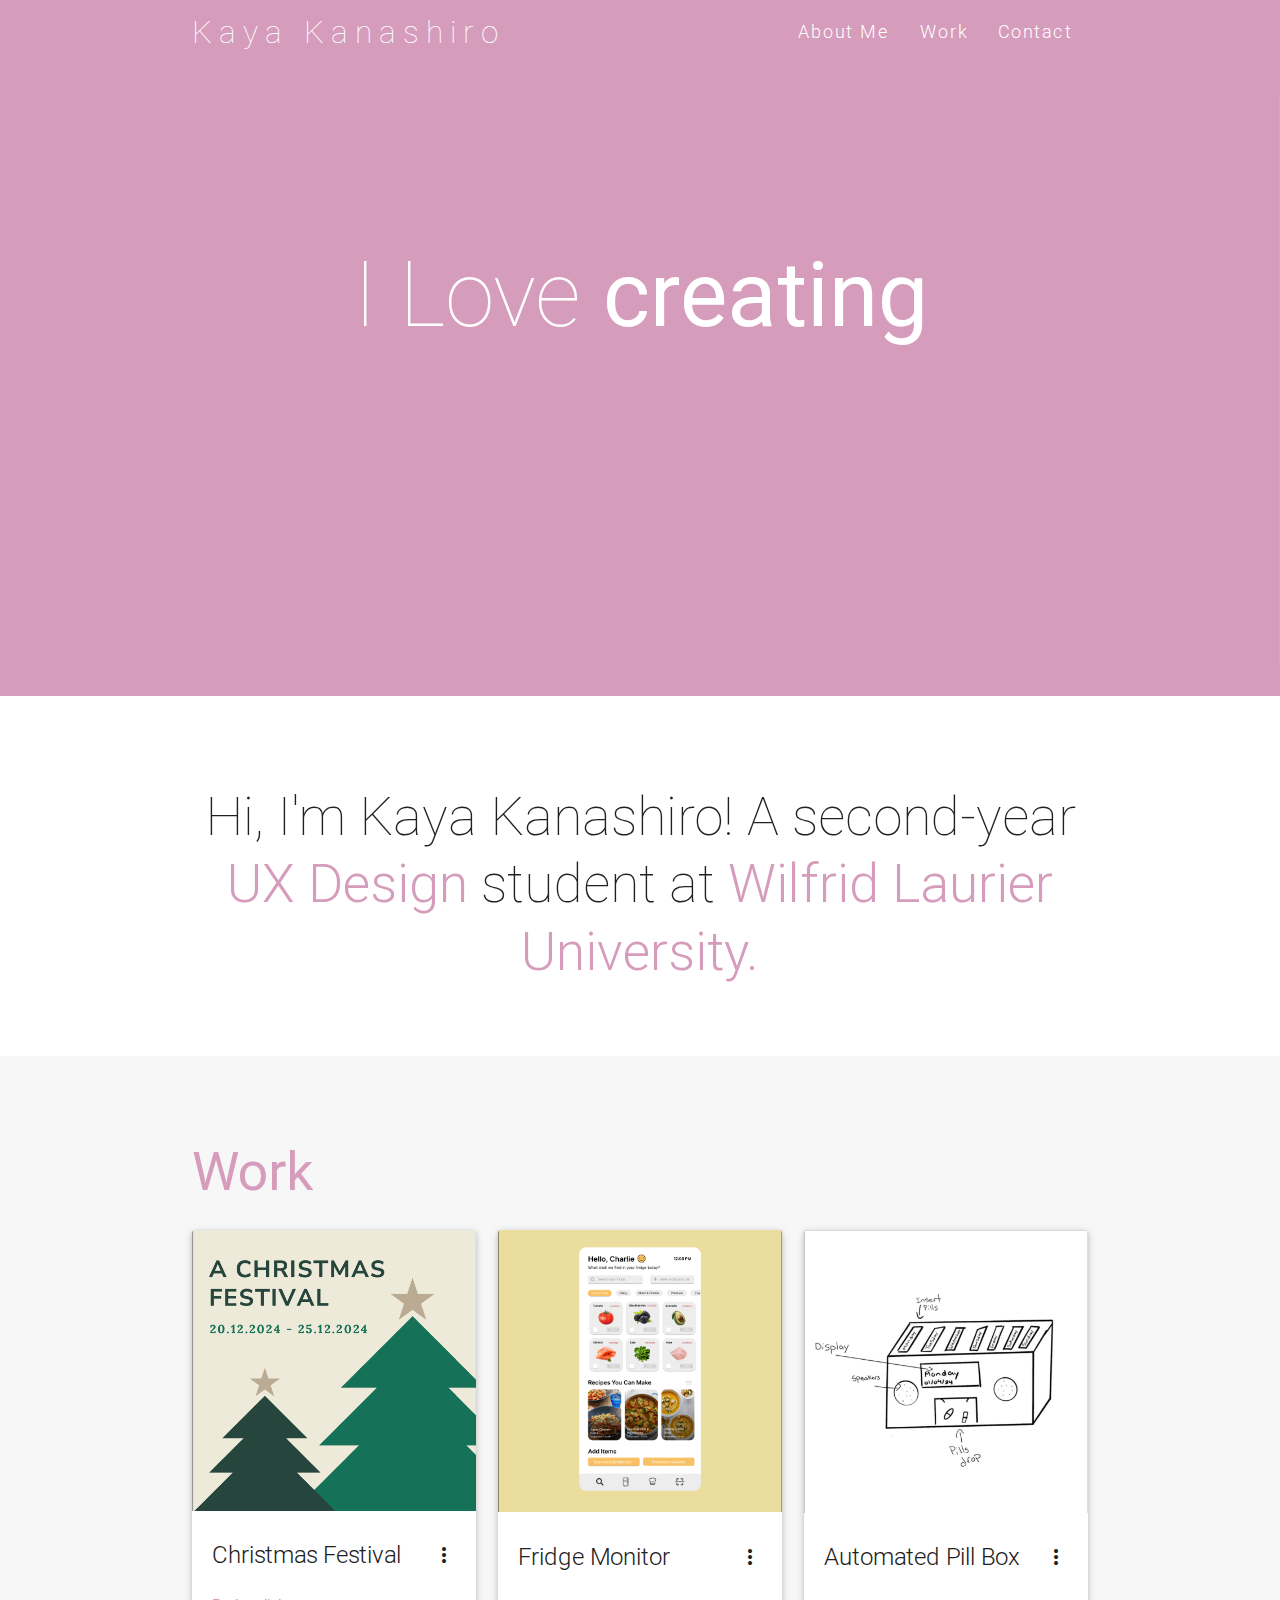
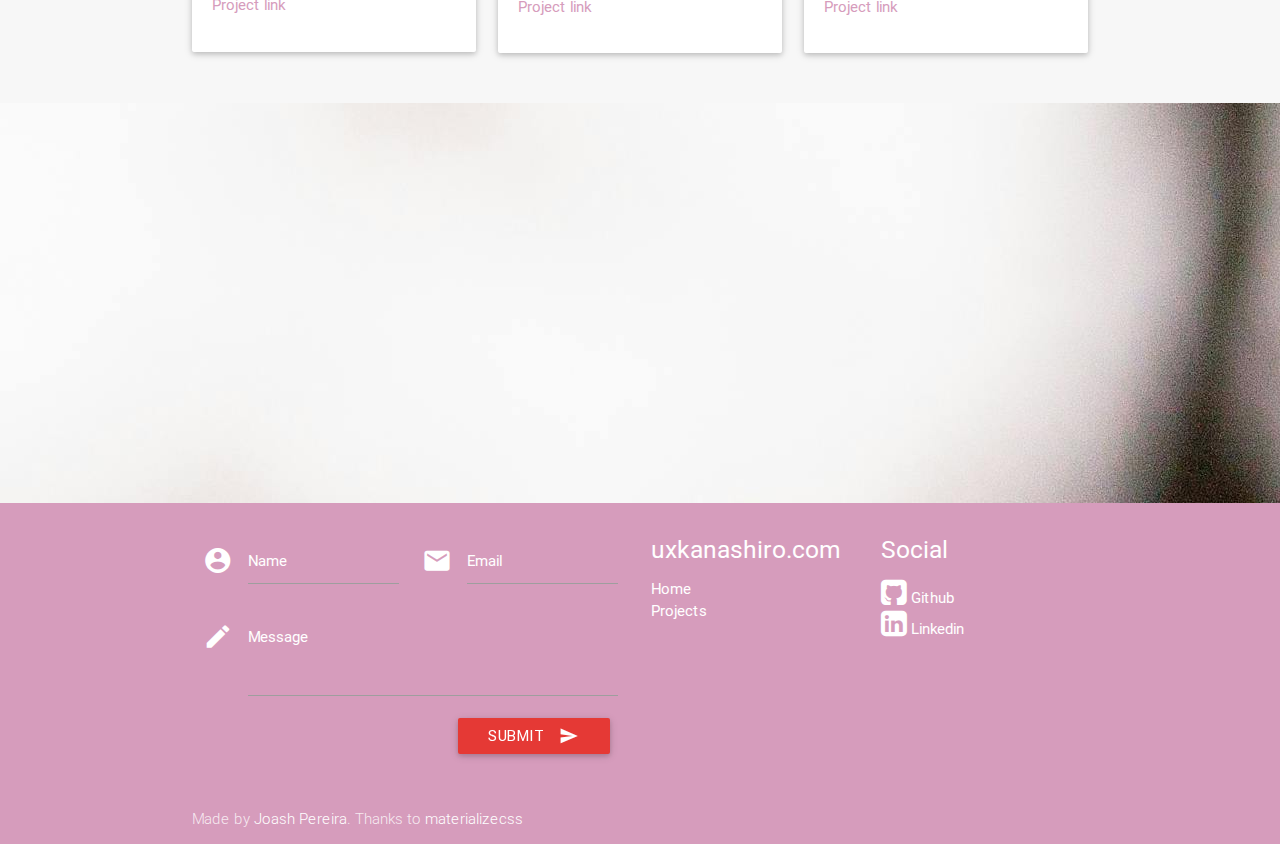
<file: index.html>
<!DOCTYPE html>
<html>

<head>
    <!-- Global site tag (gtag.js) - Google Analytics -->
    <script async src="https://www.googletagmanager.com/gtag/js?id=UA-45546538-4"></script>
    <script>
        window.dataLayer = window.dataLayer || [];
        function gtag() { dataLayer.push(arguments); }
        gtag('js', new Date());

        gtag('config', 'UA-45546538-4');
    </script>
    <meta http-equiv="Content-Type" content="text/html; charset=UTF-8" />
    <meta name="viewport" content="width=device-width, initial-scale=1, maximum-scale=1.0, user-scalable=no" />
    <meta name="theme-color" content="#2196F3">
    <title>Kaya Kanashiro</title>

    <!-- CSS  -->
    <link href="min/plugin-min.css" type="text/css" rel="stylesheet">
    <!-- <link href="min/custom-min.css" type="text/css" rel="stylesheet"> -->
       <link href="css/style.css" type="text/css" rel="stylesheet">
</head>

<body id="top" class="scrollspy">
    <!-- Header -->
    <header>
        <!-- Pre Loader -->
        <div id="loader-wrapper">
            <div id="loader"></div>

            <div class="loader-section section-left"></div>
            <div class="loader-section section-right"></div>

        </div>

        <!--Navigation-->
        <div class="navbar-fixed">
            <nav id="nav_f" class="default_color" role="navigation">
                <div class="container">
                    <div class="nav-wrapper">
                        <a href="#" id="logo-container" class="brand-logo">Kaya Kanashiro</a>
                        <ul class="right hide-on-med-and-down">
                            <li><a href="AboutMe.html">About Me</a></li>
                            <li><a href="#work">Work</a></li>
                            <li><a href="#contact">Contact</a></li
                        </ul>
                        <ul id="nav-mobile" class="side-nav">
                            <li><a href="#AboutMe">About Me</a></li>
                            <li><a href="#work">Work</a></li>
                            <li><a href="#contact">Contact</a></li>
                        </ul>
                        <a href="#" data-activates="nav-mobile" class="button-collapse"><i
                                class="mdi-navigation-menu"></i></a>
                    </div>
                </div>
            </nav>
        </div>
    </header>
    <!-- Main -->
    <main>
        <!--Hero-->
        <section class="section no-pad-bot" id="index-banner">
            <div class="container">
                <h1 class="text_h center header cd-headline letters type">
                    <span>I Love</span>
                    <span class="cd-words-wrapper waiting">
                        <b class="is-visible">creating</b>
                        <b>designing</b>
                        <b>developing</b>
                    </span>
                </h1>
            </div>
        </section>

        <!--Intro and service-->
        <section id="intro" class="section scrollspy">
            <div class="container">
                <div class="row">
                    <div class="col s12">
                        <h2 class="center header text_h2"> Hi, I'm Kaya Kanashiro! A second-year
                            <span class="span_h2"> UX Design</span> student at <span
                                class="span_h2">Wilfrid Laurier University.</span> </h2>

        </section>

        <!--Work-->
        <section class="section scrollspy" id="work">
            <div class="container">
                <h2 class="header text_b">Work </h2>
                <div class="row">
                    <div class="col s12 m4 l4">
                        <div class="card">
                            <div class="card-image waves-effect waves-block waves-light">
                                <img class="activator" src="img/greencf.png">
                            </div>
                            <div class="card-content">
                                <span class="card-title activator grey-text text-darken-4">Christmas Festival <i
                                        class="mdi-navigation-more-vert right"></i></span>
                                <p><a href="project1.html">Project link</a></p>
                            </div>
                            <div class="card-reveal">
                                <span class="card-title grey-text text-darken-4">Christmas Festival<i
                                        class="mdi-navigation-close right"></i></span>
                                <p>This was a graphic design project in UX211 where we had to design a promo package for a Christmas market. This included creating two posters, 4 instagram posts, and a sticker.</p>                 
                            </div>
                        </div>
                    </div>
                    <div class="col s12 m4 l4">
                        <div class="card">
                            <div class="card-image waves-effect waves-block waves-light">
                                <img class="activator" src="img/charlie.png">
                            </div>
                            <div class="card-content">
                                <span class="card-title activator grey-text text-darken-4">Fridge Monitor <i
                                        class="mdi-navigation-more-vert right"></i></span>
                                <p><a href="project2.html">Project link</a></p>
                            </div>
                            <div class="card-reveal">
                                <span class="card-title grey-text text-darken-4">Fridge Monitor<i
                                        class="mdi-navigation-close right"></i></span>
                                <p>This was a Maker Lab project in our UX201 class. We were tasked with designing a physical product to address a social issue of concern.</p>
                            </div>
                        </div>
                    </div>
                    <div class="col s12 m4 l4">
                        <div class="card">
                            <div class="card-image waves-effect waves-block waves-light">
                                <img class="activator" src="img/pills.png">
                            </div>
                            <div class="card-content">
                                <span class="card-title activator grey-text text-darken-4">Automated Pill Box <i
                                        class="mdi-navigation-more-vert right"></i></span>
                                <p><a href="project3.html">Project link</a></p>
                            </div>
                            <div class="card-reveal">
                                <span class="card-title grey-text text-darken-4">Automated Pill Box <i
                                        class="mdi-navigation-close right"></i></span>
                                <p>This was a Maker Lab project in our UX201 class. We were tasked with "hacking" a box into a new design.</p>
                            </div>
        </section>

        <!--Parallax-->
        <section class="parallax-container">
            <div class="parallax"><img src="img/petals.jpg"></div>
        </section>

        
    <!--Footer-->
    <footer id="contact" class="page-footer default_color scrollspy">
        <div class="container">
            <div class="row">
                <div class="col l6 s12">
                    <form class="col s12" action="contact.php" method="post">
                        <div class="row">
                            <div class="input-field col s6">
                                <i class="mdi-action-account-circle prefix white-text"></i>
                                <input id="icon_prefix" name="name" type="text" class="validate white-text">
                                <label for="icon_prefix" class="white-text">Name</label>
                            </div>
                            <div class="input-field col s6">
                                <i class="mdi-communication-email prefix white-text"></i>
                                <input id="icon_email" name="email" type="email" class="validate white-text">
                                <label for="icon_email" class="white-text">Email</label>
                            </div>
                            <div class="input-field col s12">
                                <i class="mdi-editor-mode-edit prefix white-text"></i>
                                <textarea id="icon_prefix2" name="message"
                                    class="materialize-textarea white-text"></textarea>
                                <label for="icon_prefix2" class="white-text">Message</label>
                            </div>
                            <div class="col offset-s7 s5">
                                <button class="btn waves-effect waves-light red darken-1" type="submit">Submit
                                    <i class="mdi-content-send right white-text"></i>
                                </button>
                            </div>
                        </div>
                    </form>
                </div>
                <div class="col l3 s12">
                    <h5 class="white-text">uxkanashiro.com</h5>
                    <ul>
                        <li><a class="white-text" href="https://www.uxkanashiro.com/">Home</a></li>
                        <li><a class="white-text" href="https://www.uxkanashiro.com/projects">Projects</a></li>
                    </ul>
                </div>
                <div class="col l3 s12">
                    <h5 class="white-text">Social</h5>
                    <ul>
                        <li>
                            <a class="white-text" href="https://github.com/KayaKanashiro">
                                <i class="small fa fa-github-square white-text"></i> Github
                            </a>
                        </li>
                        <li>
                            <a class="white-text" href="https://www.linkedin.com/in/kaya-kanashiro-174ab72b3/">
                                <i class="small fa fa-linkedin-square white-text"></i> Linkedin
                            </a>
                        </li>
                    </ul>
                </div>
            </div>
        </div>
        <div class="footer-copyright default_color">
            <div class="container">
                Made by <a class="white-text" href="http://joashpereira.com">Joash Pereira</a>. Thanks to <a
                    class="white-text" href="http://materializecss.com/">materializecss</a>
            </div>
        </div>
    </footer>


    <!--  Scripts-->
    <script src="min/plugin-min.js"></script>
    <script src="min/custom-min.js"></script>

</body>

</html>
</file>
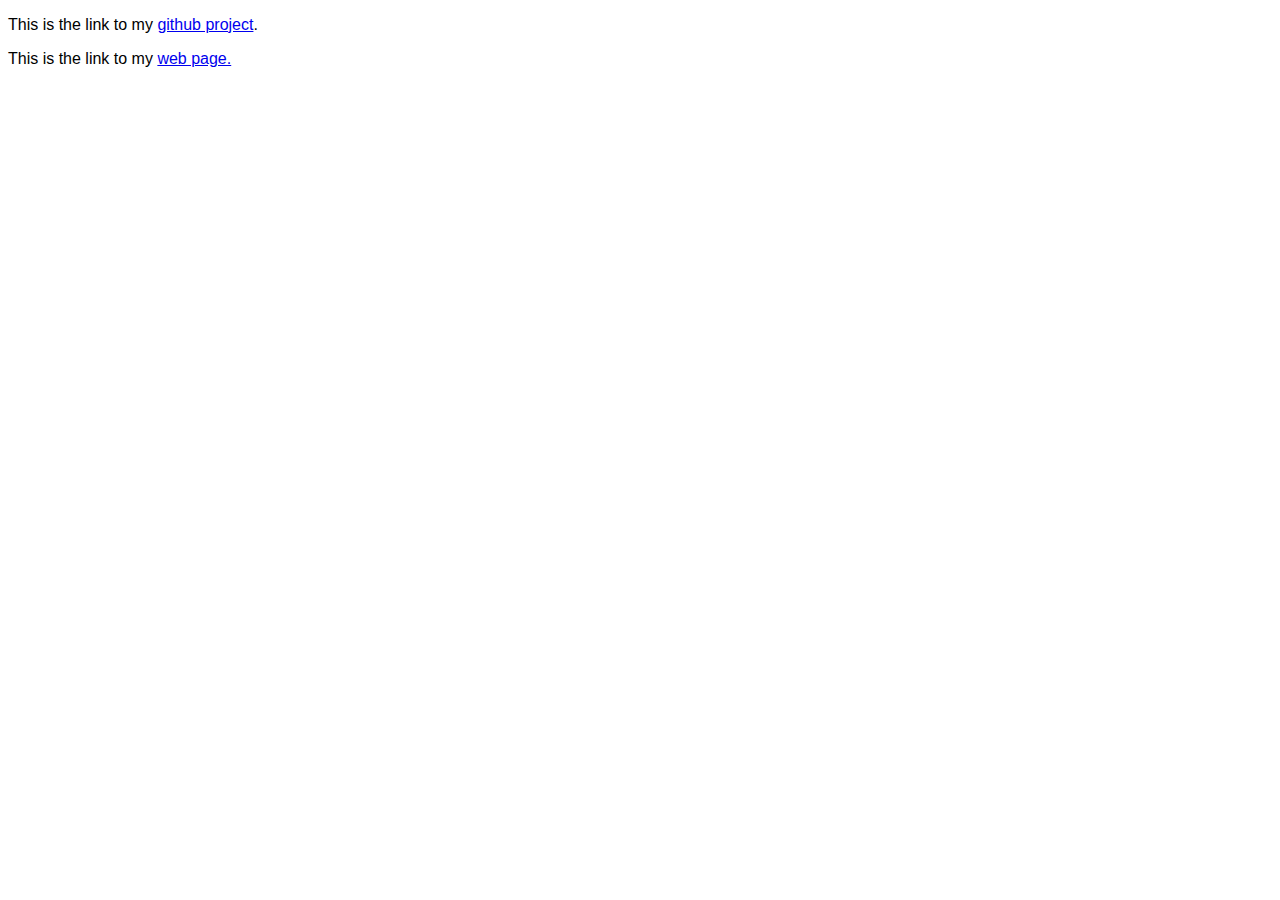
<file: Assignment5HandIn.html>
<!DOCTYPE html>
<html>
<head>
<body style="font-family: 'Lato', sans-serif;">
<p>This is the link to my <a href="https://github.com/rhildred/CP202Assignment5" target="_blank" rel="noopener noreferrer">github project</a>.</p>
<p>This is the link to my <a href="https://rhildred.github.io/CP202Assignment5/" target="_blank" rel="noopener noreferrer">web page.</a></p>
</body>
</html>
</file>
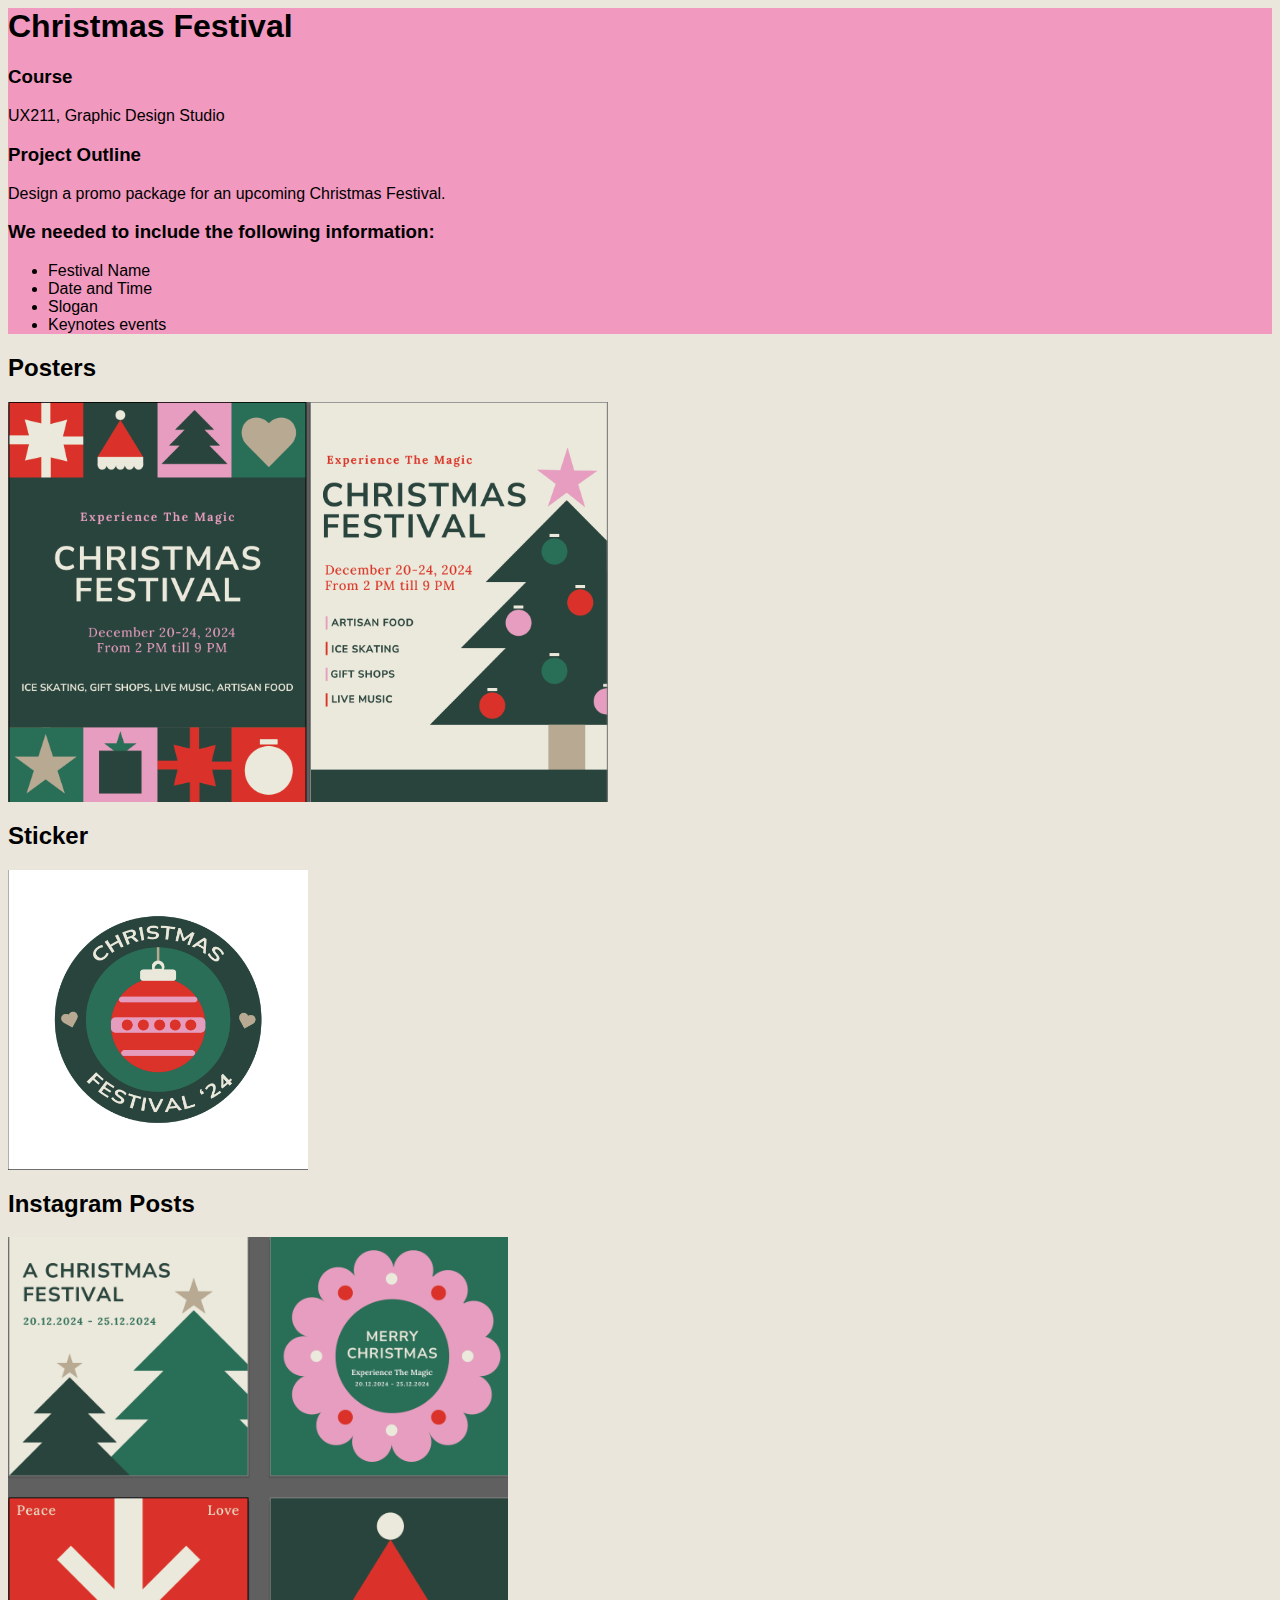
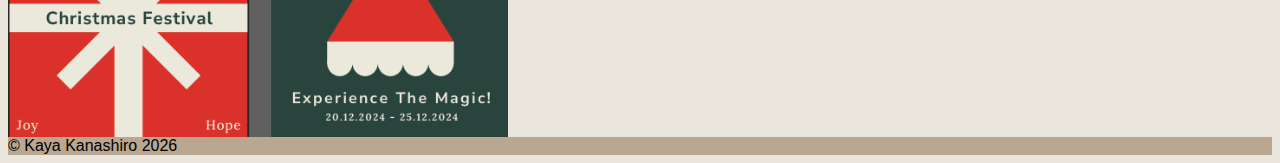
<file: project1.html>
<head>
    <script>
        class Year extends HTMLElement{
            connectedCallback(){
                this.innerHTML = new Date().getFullYear();
            }
        }
        customElements.define("x-year", Year);
    </script>
</head>

<style>
    header{
        font-family:Verdana, Geneva, Tahoma, sans-serif;
        background-color:#f199bf
    }
    body{
        font-family:'Lucida Sans', 'Lucida Sans Regular', 'Lucida Grande', 'Lucida Sans Unicode', Geneva, Verdana, sans-serif;
        background-color:#eae6db;
    }
    footer{
        background-color:#baa791;
    }
</style>

<header>
    <h1>Christmas Festival</h1>
    <h3>Course</h3>
    <p>UX211, Graphic Design Studio</p>
    <h3>Project Outline</h3>
    <p>Design a promo package for an upcoming Christmas Festival.</p>
    <h3>We needed to include the following information:</h3>
    <ul>
        <li>Festival Name</li>
        <li>Date and Time</li>
        <li>Slogan</li>
        <li>Keynotes events</li>
    </ul>
</header>

<body>
    <h2>Posters</h2>
        <img class="activator" src="img/christmasposters.png"
        width="600"
        height="400">
    <h2>Sticker</h2>
        <img class="activator" src="img/sticker.png"
        width="300"
        height="300">
    <h2>Instagram Posts</h2>
        <img class="activator" src="img/insta.png"
        width="500"
        height="500">
</body>

<footer>
    &copy; Kaya Kanashiro <x-year></x-year>
</footer>
</file>
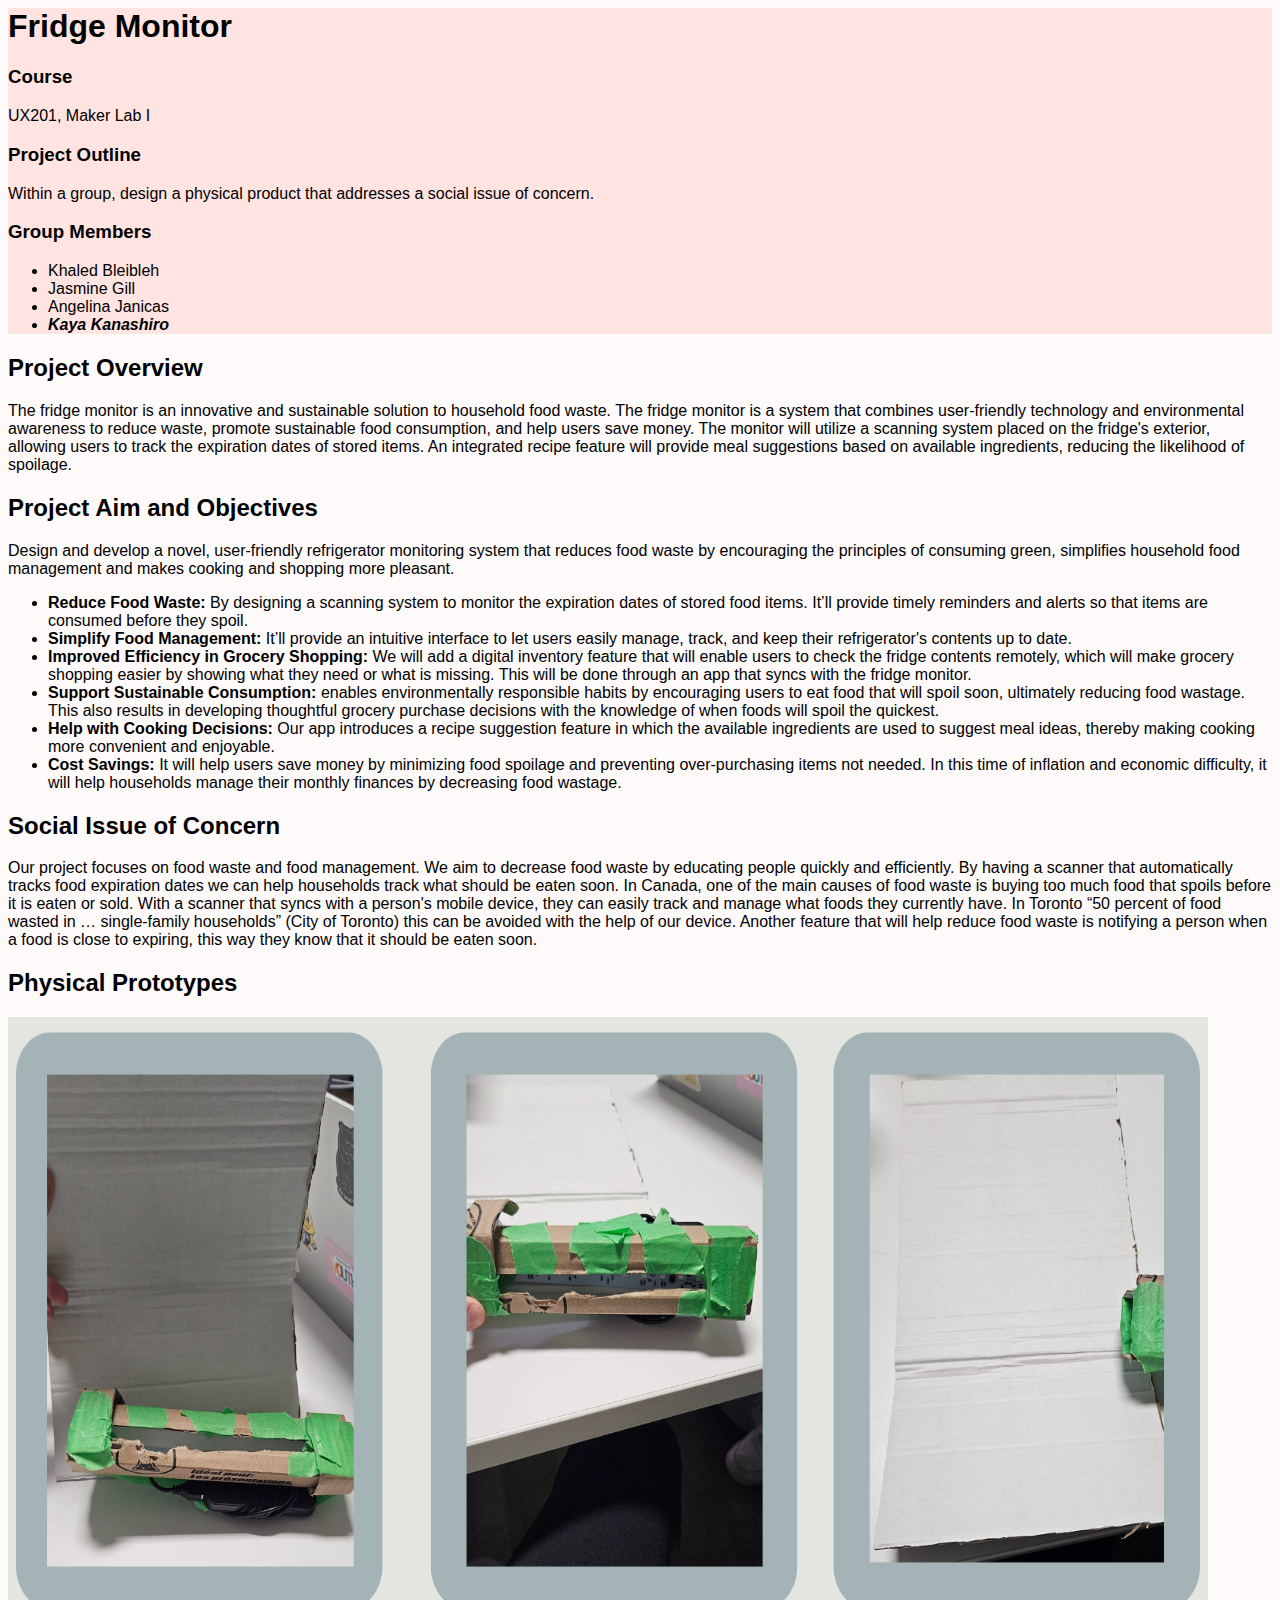
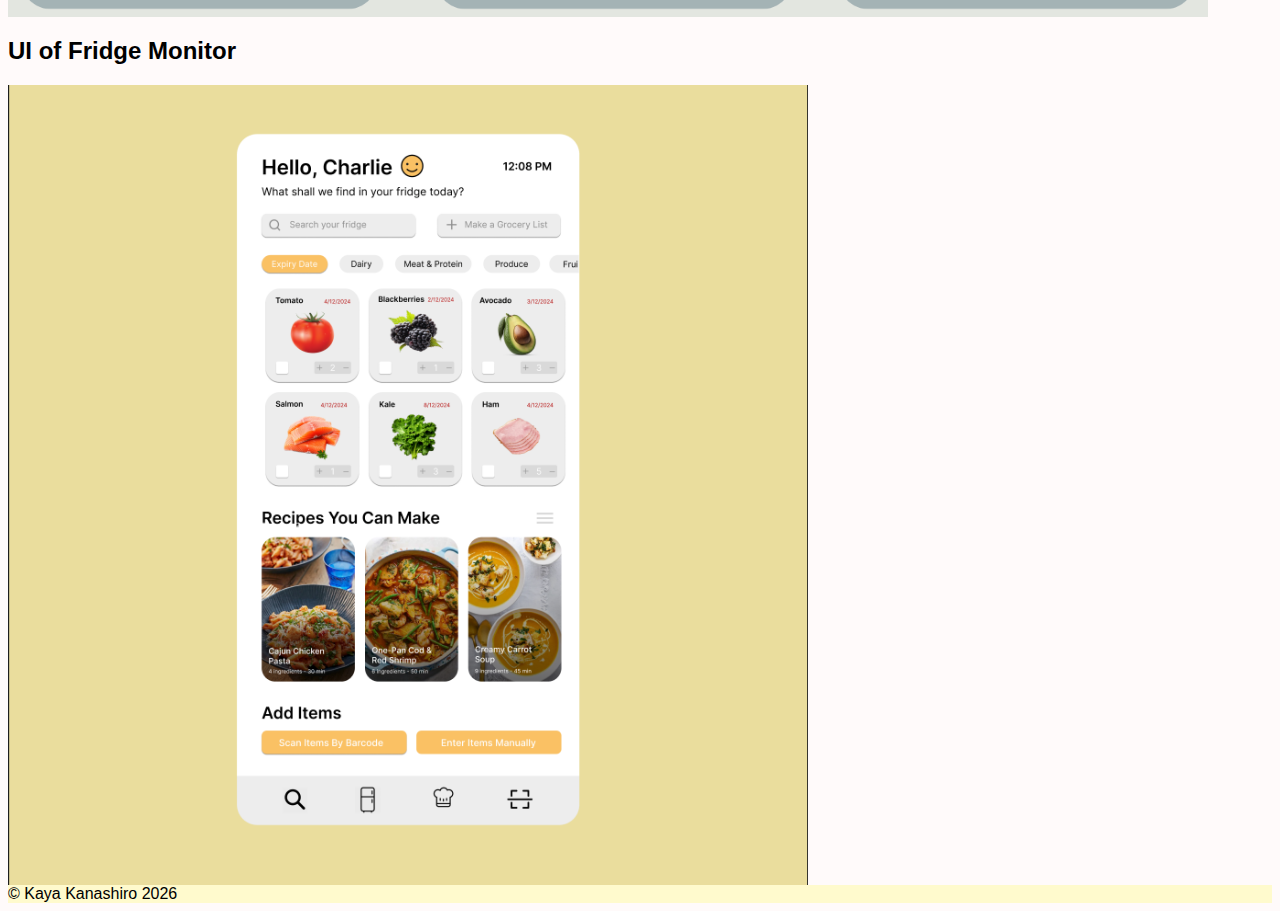
<file: project2.html>
<head>
    <script>
        class Year extends HTMLElement{
            connectedCallback(){
                this.innerHTML = new Date().getFullYear();
            }
        }
        customElements.define("x-year", Year);
    </script>
</head>

<style>
    header{
        font-family:Verdana, Geneva, Tahoma, sans-serif;
        background-color:mistyrose
    }
    body{
        font-family:'Lucida Sans', 'Lucida Sans Regular', 'Lucida Grande', 'Lucida Sans Unicode', Geneva, Verdana, sans-serif;
        background-color:snow;
    }
    footer{
        background-color:lemonchiffon;
    }
</style>

<header>
    <h1>Fridge Monitor</h1>
    <h3>Course</h3>
    <p>UX201, Maker Lab I</p>
    <h3>Project Outline</h3>
    <p>Within a group, design a physical product that addresses a social issue of concern.</p>
    <h3>Group Members</h3>
    <ul>
        <li>Khaled Bleibleh</li>
        <li>Jasmine Gill</li>
        <li>Angelina Janicas</li>
        <li><b><i>Kaya Kanashiro</i></b></li>
</header>


<body>
    <h2>Project Overview</h2>
    <p>The fridge monitor is an innovative and sustainable solution to household food waste. The fridge monitor is a system that combines user-friendly technology and environmental awareness to reduce waste, promote sustainable food consumption, and help users save money.

        The monitor will utilize a scanning system placed on the fridge's exterior, allowing users to track the expiration dates of stored items. An integrated recipe feature will provide meal suggestions based on available ingredients, reducing the likelihood of spoilage.
        </p>
    <h2>Project Aim and Objectives</h2>
    <p>Design and develop a novel, user-friendly refrigerator monitoring system that reduces food waste by encouraging the principles of consuming green, simplifies household food management and makes cooking and shopping more pleasant.
    </p>
    <ul>
        <li><b>Reduce Food Waste:</b>
            By designing a scanning system to monitor the expiration dates of stored food items. It’ll provide timely reminders and alerts so that items are consumed before they spoil.
            </li>
        <li><b>Simplify Food Management:</b>
            It’ll provide an intuitive interface to let users easily manage, track, and keep their refrigerator's contents up to date.
            </li>
        <li><b>Improved Efficiency in Grocery Shopping:</b>
            We will add a digital inventory feature that will enable users to check the fridge contents remotely, which will make grocery shopping easier by showing what they need or what is missing. This will be done through an app that syncs with the fridge monitor.
            </li>
        <li>
            <b>Support Sustainable Consumption:</b>
            enables environmentally responsible habits by encouraging users to eat food that will spoil soon, ultimately reducing food wastage. This also results in developing thoughtful grocery purchase decisions with the knowledge of when foods will spoil the quickest.
        </li>
        <li><b>Help with Cooking Decisions:</b>
            Our app introduces a recipe suggestion feature in which the available ingredients are used to suggest meal ideas, thereby making cooking more convenient and enjoyable.
            </li>
        <li><b>Cost Savings:</b>
            It will help users save money by minimizing food spoilage and preventing over-purchasing items not needed. In this time of inflation and economic difficulty, it will help households manage their monthly finances by decreasing food wastage.
            </li>
    </ul>

    <h2>Social Issue of Concern</h2>
    <p>Our project focuses on food waste and food management. We aim to decrease food waste by educating people quickly and efficiently. By having a scanner that automatically tracks food expiration dates we can help households track what should be eaten soon. In Canada, one of the main causes of food waste is buying too much food that spoils before it is eaten or sold. With a scanner that syncs with a person's mobile device, they can easily track and manage what foods they currently have. In Toronto “50 percent of food wasted in … single-family households” (City of Toronto)  this can be avoided with the help of our device. Another feature that will help reduce food waste is notifying a person when a food is close to expiring, this way they know that it should be eaten soon.</p>
    
    
    
    
    <h2>Physical Prototypes</h2>
        <img class="activator" src="img/fridge.png"
        width="1200"
        height="600">
    <h2>UI of Fridge Monitor</h2>
        <img class="activator" src="img/charlie.png"
        width="800"
        height="800">
</body>

<footer>
    &copy; Kaya Kanashiro <x-year></x-year>
</footer>
</file>
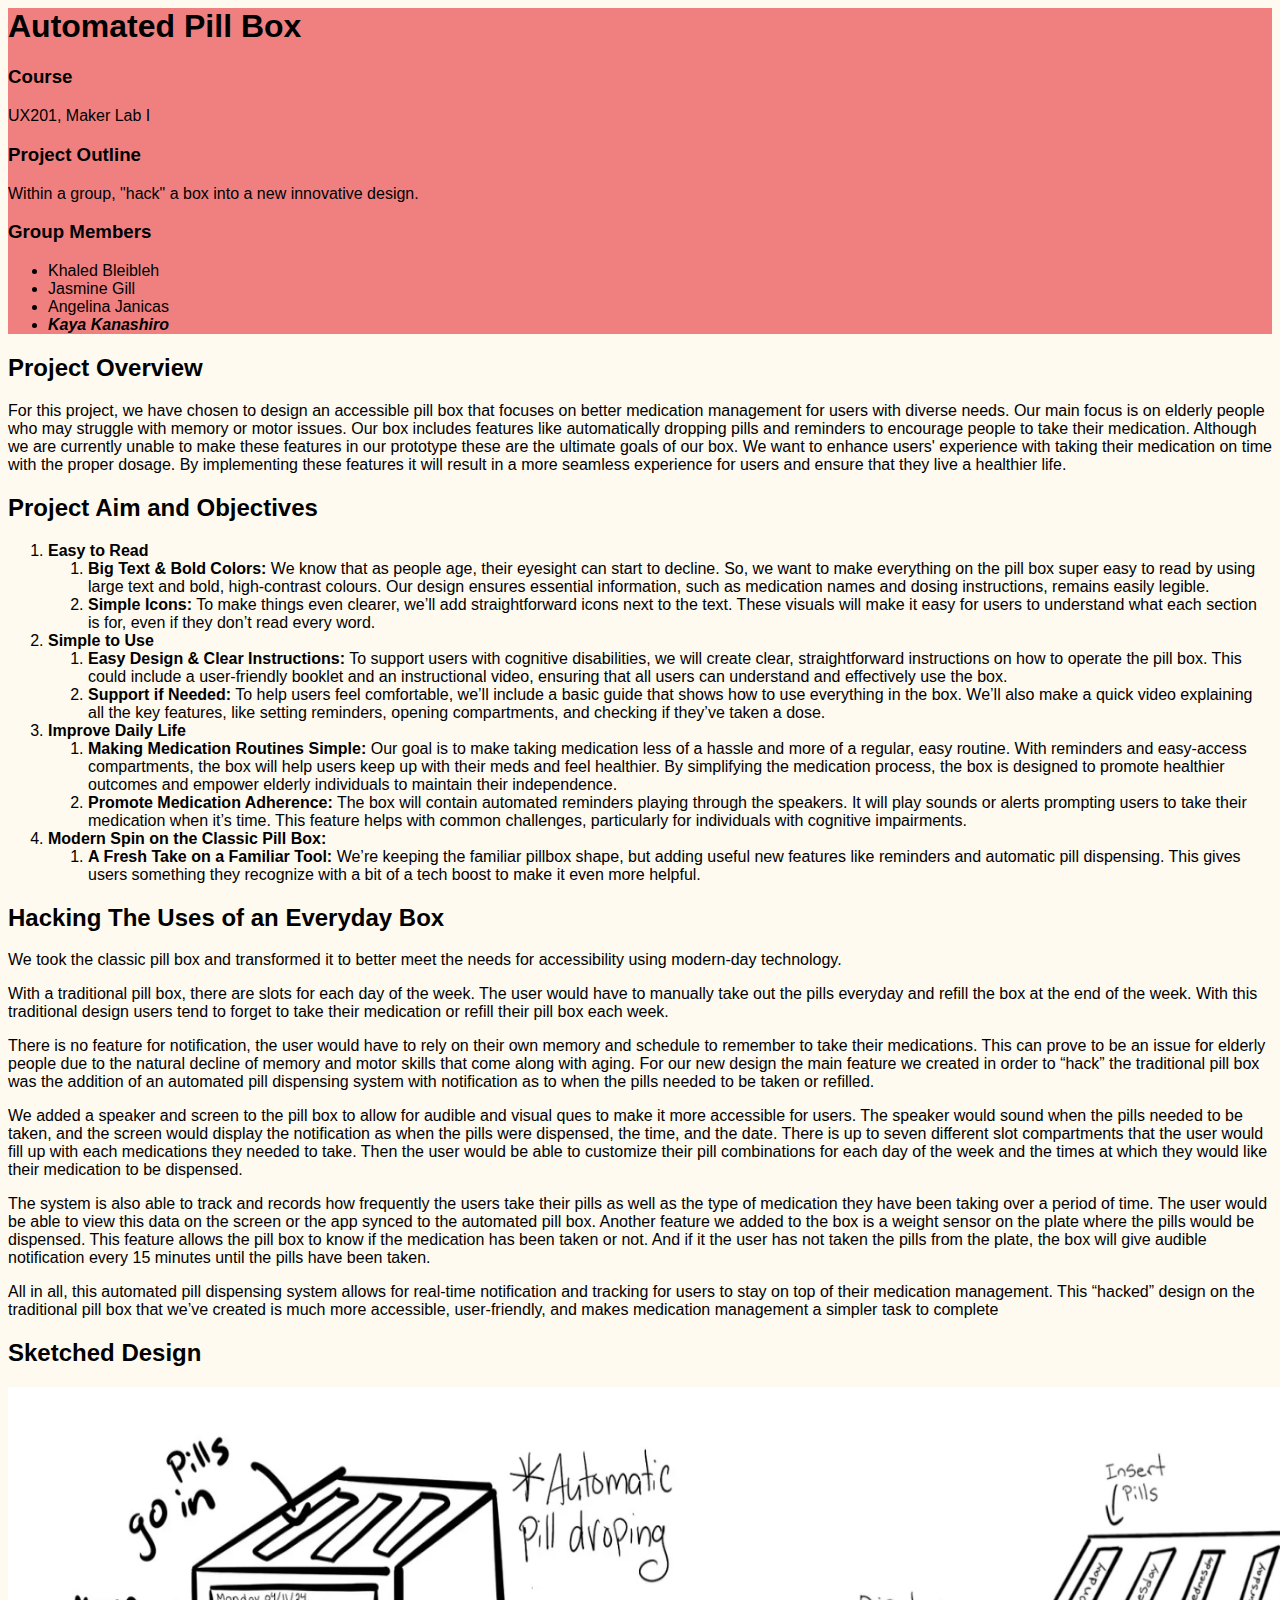
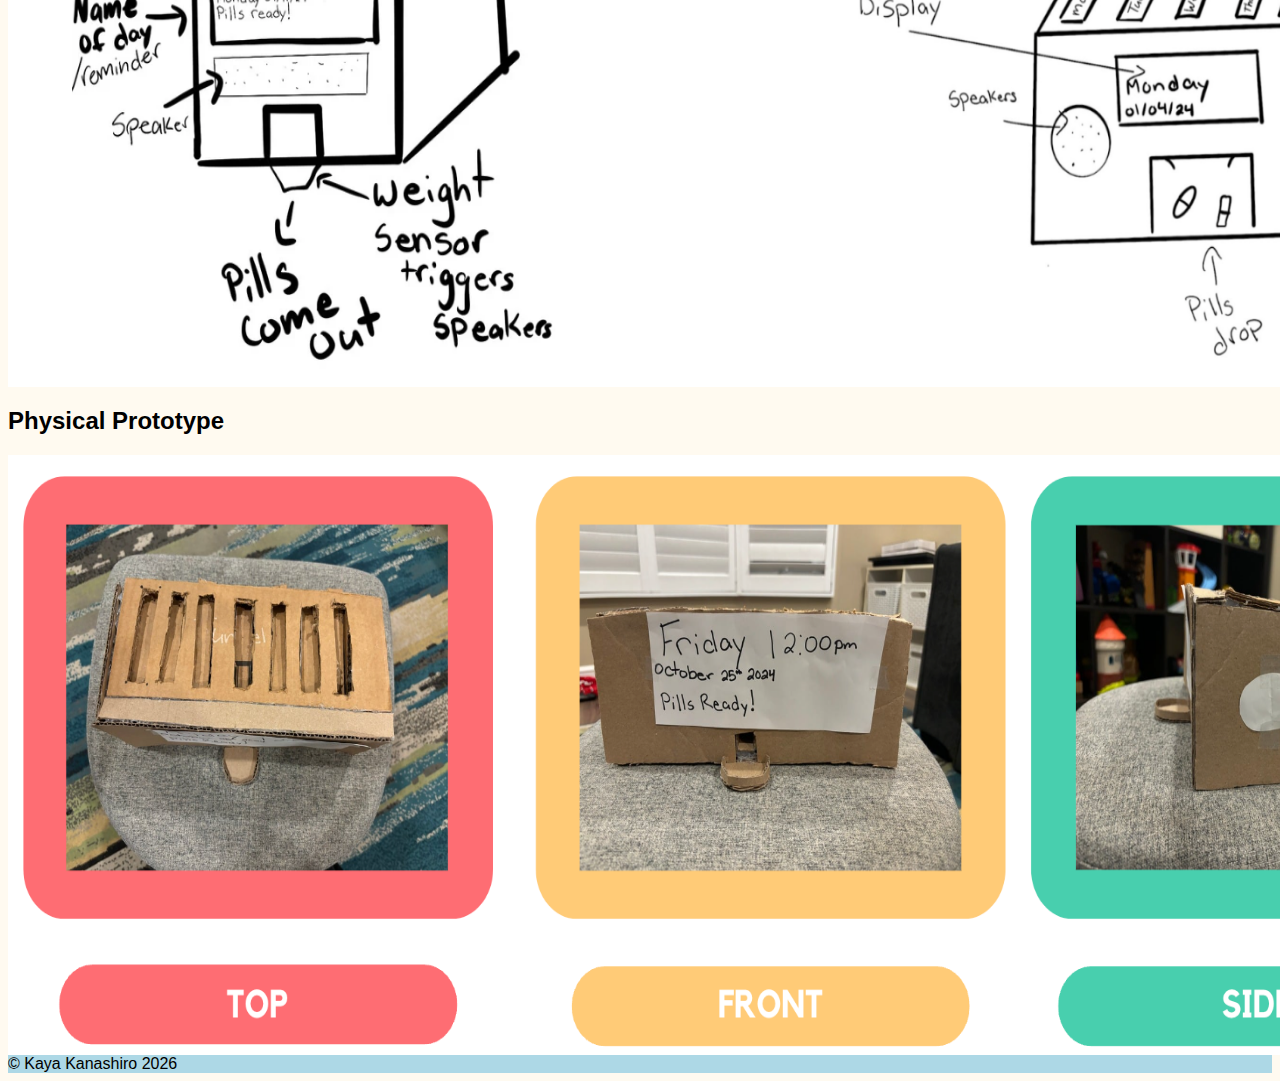
<file: project3.html>
<head>
    <script>
        class Year extends HTMLElement{
            connectedCallback(){
                this.innerHTML = new Date().getFullYear();
            }
        }
        customElements.define("x-year", Year);
    </script>
</head>

<style>
    header{
        font-family:Verdana, Geneva, Tahoma, sans-serif;
        background-color:lightcoral
    }
    body{
        font-family:'Lucida Sans', 'Lucida Sans Regular', 'Lucida Grande', 'Lucida Sans Unicode', Geneva, Verdana, sans-serif;
        background-color:floralwhite
    }
    footer{
        background-color:lightblue;
    }
</style>

<header>
    <h1>Automated Pill Box</h1>
    <h3>Course</h3>
        <p>UX201, Maker Lab I</p>
    <h3>Project Outline</h3>
        <p>Within a group, "hack" a box into a new innovative design.</p>
    <h3>Group Members</h3>
        <ul>
            <li>Khaled Bleibleh</li>
            <li>Jasmine Gill</li>
            <li>Angelina Janicas</li>
            <li><b><i>Kaya Kanashiro</i></b></li>
        </ul>

</header>


<body>
    <h2>Project Overview</h2>
    <p>For this project, we have chosen to design an accessible pill box that focuses on better medication management for users with diverse needs. Our main focus is on elderly people who may struggle with memory or motor issues. Our box includes features like automatically dropping pills and reminders to encourage people to take their medication. Although we are currently unable to make these features in our prototype these are the ultimate goals of our box. We want to enhance users' experience with taking their medication on time with the proper dosage. By implementing these features it will result in a more seamless experience for users and ensure that they live a healthier life.
        </p>
    <h2>Project Aim and Objectives</h2>
    <ol>
        <li><b>Easy to Read</b></li>
            <ol>
                <li>
                    <b>Big Text & Bold Colors:</b> We know that as people age, their eyesight can start to decline. So, we want to make everything on the pill box super easy to read by using large text and bold, high-contrast colours. Our design ensures essential information, such as medication names and dosing instructions, remains easily legible.
                </li>
                <li>
                    <b>Simple Icons:</b> To make things even clearer, we’ll add straightforward icons next to the text. These visuals will make it easy for users to understand what each section is for, even if they don’t read every word.</li>
            </ol>
        <li><b>Simple to Use</b></li>
            <ol>
                <li>
                    <b>Easy Design & Clear Instructions:</b> To support users with cognitive disabilities, we will create clear, straightforward instructions on how to operate the pill box. This could include a user-friendly booklet and an instructional video, ensuring that all users can understand and effectively use the box.
                </li>
                <li>
                    <b>Support if Needed:</b> To help users feel comfortable, we’ll include a basic guide that shows how to use everything in the box. We’ll also make a quick video explaining all the key features, like setting reminders, opening compartments, and checking if they’ve taken a dose.
                </li>
            </ol>
        <li><b>Improve Daily Life</b></li>
            <ol>
                <li>
                    <b>Making Medication Routines Simple:</b> Our goal is to make taking medication less of a hassle and more of a regular, easy routine. With reminders and easy-access compartments, the box will help users keep up with their meds and feel healthier. By simplifying the medication process, the box is designed to promote healthier outcomes and empower elderly individuals to maintain their independence.
                </li>
                <li>
                    <b>Promote Medication Adherence:</b> The box will contain automated reminders playing through the speakers. It will play sounds or alerts prompting users to take their medication when it’s time. This feature helps with common challenges, particularly for individuals with cognitive impairments. 
                </li>
            </ol>
        <li><b>Modern Spin on the Classic Pill Box:</b></li>
            <ol>
                <li>
                    <b>A Fresh Take on a Familiar Tool: </b>We’re keeping the familiar pillbox shape, but adding useful new features like reminders and automatic pill dispensing. This gives users something they recognize with a bit of a tech boost to make it even more helpful.
                </li>
            </ol>
    </ol>


    <h2>Hacking The Uses of an Everyday Box</h2>
        <p>We took the classic pill box and transformed it to better meet the needs for accessibility using modern-day technology.</p>
         <p>With a traditional pill box, there are slots for each day of the week. 
            The user would have to manually take out the pills everyday and refill the box at the end of the week.
            With this traditional design users tend to forget to take their medication or refill their pill box each week. </p>
         <p>There is no feature for notification, the user would have to rely on their own memory and schedule to remember to take their medications. 
            This can prove to be an issue for elderly people due to the natural decline of memory and motor skills that come along with aging.
            For our new design the main feature we created in order to “hack” the traditional pill box was the addition of an automated pill dispensing system with notification as to when the pills needed to be taken or refilled.
            </p>
        <p>We added a speaker and screen to the pill box to allow for audible and visual ques to make it more accessible for users. 
            The speaker would sound when the pills needed to be taken, and the screen would display the notification as when the pills were dispensed, the time, and the date.
            There is up to seven different slot compartments that the user would fill up with each medications they needed to take.
            Then the user would be able to customize their pill combinations for each day of the week and the times at which they would like their medication to be dispensed. 
            </p> 
        <p>The system is also able to track and records how frequently the users take their pills as well as the type of medication they have been taking over a period of time. 
            The user would be able to view this data on the screen or the app synced to the automated pill box.
            Another feature we added to the box is a weight sensor on the plate where the pills would be dispensed.
            This feature allows the pill box to know if the medication has been taken or not. 
            And if it the user has not taken the pills from the plate, the box will give audible notification every 15 minutes until the pills have been taken. 
            </p>
        <p>All in all, this automated pill dispensing system allows for real-time notification and tracking for users to stay on top of their medication management. 
            This “hacked” design on the traditional pill box that we’ve created is much more accessible, user-friendly, and makes medication management a simpler task to complete
            </p>
    
    <h2>Sketched Design</h2>
        <img class="activator" src="img/brainstorm.png"
        width="1500"
        height="600">
    <h2>Physical Prototype</h2>
        <img class="activator" src="img/three.png"
        width="1500"
        height="600">
</body>

<footer>
    &copy; Kaya Kanashiro <x-year></x-year>
</footer>
</file>
<file: min/custom-min.css>
.default_color{background-color:#2196F3 !important}.default_color_text{color:#2196F3 !important}.icon-block{padding:0
15px}#intro,#work,#team{padding-top:4rem}#index-banner{min-height:632px;max-height:864px;position:relative;background-color:#2196F3}#nav_f{box-shadow:none !important;-webkit-box-shadow:none !important}.text_h{padding:15% 0;font-size:6.0em;font-weight:100;color:white}.brand-logo{position:absolute;color:#fff;display:inline-block;font-size:2.1rem;font-style:normal;font-weight:100;padding:0;letter-spacing:7px}.text_h2{font-weight:100;margin-bottom:4%;line-height:4.5rem}.span_h2{font-weight:300;color:#2196F3}.text_b{color:#2196F3}.in{font-weight:400 !important;font-style:normal !important}.promo
i{color:#2196F3;font-size:7rem;display:block}.card-content
a{color:#2196F3}.card-content a:hover{color:#2196F3}#work,#team{background:rgb(247,247,247)}.text_pink{color:#EF9A9A}nav ul
a{font-size:1.2rem;color:#FFF;letter-spacing:2px;display:block;font-weight:300;padding:0px
15px}.cd-headline.type .cd-words-wrapper{vertical-align:top;overflow:hidden}.cd-headline.type .cd-words-wrapper::after{content:'';position:absolute;right:0;top:50%;bottom:auto;-webkit-transform:translateY(-50%);-moz-transform:translateY(-50%);-ms-transform:translateY(-50%);-o-transform:translateY(-50%);transform:translateY(-50%);height:90%;width:1px;background-color:#aebcb9}.cd-headline.type .cd-words-wrapper.waiting::after{-webkit-animation:cd-pulse 1s infinite;-moz-animation:cd-pulse 1s infinite;animation:cd-pulse 1s infinite}.cd-headline.type .cd-words-wrapper.selected{background-color:#FFF}.cd-headline.type .cd-words-wrapper.selected::after{visibility:hidden}.cd-headline.type .cd-words-wrapper.selected
b{color:#2196F3}.cd-headline.type
b{visibility:hidden}.cd-headline.type b.is-visible{visibility:visible}.cd-headline.type
i{position:absolute;visibility:hidden}.cd-headline.type
i.in{position:relative;visibility:visible}@-webkit-keyframes cd-pulse{0%{-webkit-transform:translateY(-50%) scale(1);opacity:1}40%{-webkit-transform:translateY(-50%) scale(0.9);opacity:0}100%{-webkit-transform:translateY(-50%) scale(0);opacity:0}}@-moz-keyframes cd-pulse{0%{-moz-transform:translateY(-50%) scale(1);opacity:1}40%{-moz-transform:translateY(-50%) scale(0.9);opacity:0}100%{-moz-transform:translateY(-50%) scale(0);opacity:0}}@keyframes cd-pulse{0%{-webkit-transform:translateY(-50%) scale(1);-moz-transform:translateY(-50%) scale(1);-ms-transform:translateY(-50%) scale(1);-o-transform:translateY(-50%) scale(1);transform:translateY(-50%) scale(1);opacity:1}40%{-webkit-transform:translateY(-50%) scale(0.9);-moz-transform:translateY(-50%) scale(0.9);-ms-transform:translateY(-50%) scale(0.9);-o-transform:translateY(-50%) scale(0.9);transform:translateY(-50%) scale(0.9);opacity:0}100%{-webkit-transform:translateY(-50%) scale(0);-moz-transform:translateY(-50%) scale(0);-ms-transform:translateY(-50%) scale(0);-o-transform:translateY(-50%) scale(0);transform:translateY(-50%) scale(0);opacity:0}}#preloader{position:fixed;top:0;left:0;right:0;bottom:0;background-color:#fff;z-index:1200}#status{width:200px;height:200px;position:absolute;left:50%;top:50%;background-image:url(/img/status.gif);background-repeat:no-repeat;background-position:center;margin:-100px 0 0 -100px}@media only screen and (max-width: 480px){.text_h{padding:4% 0;font-size:5em;font-weight:100;color:white}}input,textarea{border-bottom:1px solid #fff}nav a.button-collapse{left:-25px}.card-avatar .waves-effect{text-align:center;margin-top:20px}.card-avatar
img{height:150px;width:150px;border-radius:75px}.card-avatar .card-content{text-align:center}.card .card-content
p{margin:15px
0px}.card-avatar .card-content
i{font-size:1.5rem}.card-avatar .card-content .card-title{line-height:30px !important}.parallax-container{max-height:400px}footer.page-footer{margin-top:0px !important}
</file>
<file: css/style.css>
/* Custom Stylesheet */
/**
 *
 * Made By Joash Pereira
 * Thanks for MaterializeCSS.com
 */

.default_color{background-color: #d69cbc !important}

.default_color_text{color: #d69cbc !important}

.icon-block {
    padding: 0 15px;
}

#intro, #work, #team {padding-top: 4rem;}


#index-banner {
    min-height: 632px;
    max-height: 864px;
    position: relative;
    background-color: #d69cbc;
}

#nav_f{
    box-shadow: none !important; 
    -webkit-box-shadow:none !important;
}

.text_h {
    padding: 15% 0;
    font-size: 6.0em;
    font-weight: 100;
    color:white;
}

.brand-logo{
    position: absolute;
    color: #fff;
    display: inline-block;
    font-size: 2.1rem;
    font-style: normal;
    font-weight: 100;
    padding: 0;
    letter-spacing: 7px;
}

.text_h2 {font-weight: 100;margin-bottom: 4%; line-height: 4.5rem;}

.span_h2 {font-weight: 300;color: #d69cbc;}

.text_b{color: #d69cbc;}

.in{font-weight: 400 !important; font-style: normal !important;}

.promo i {
    color: #d69cbc;
    font-size: 7rem;
    display: block;
}
.card-content a {color: #d69cbc;}

.card-content a:hover {color: #d69cbc;}

#work, #team{background: rgb(247, 247, 247);}

.text_pink{color:#EF9A9A;}

nav ul a {
    font-size: 1.2rem;
    color: #FFF;
    letter-spacing: 2px;
    display: block;
    font-weight: 300;
    padding: 0px 15px;
}

.cd-headline.type .cd-words-wrapper {
    vertical-align: top;
    overflow: hidden;
}

.cd-headline.type .cd-words-wrapper::after {
    /* vertical bar */
    content: '';
    position: absolute;
    right: 0;
    top: 50%;
    bottom: auto;
    -webkit-transform: translateY(-50%);
    -moz-transform: translateY(-50%);
    -ms-transform: translateY(-50%);
    -o-transform: translateY(-50%);
    transform: translateY(-50%);
    height: 90%;
    width: 1px;
    background-color: #aebcb9;
}

.cd-headline.type .cd-words-wrapper.waiting::after {
    -webkit-animation: cd-pulse 1s infinite;
    -moz-animation: cd-pulse 1s infinite;
    animation: cd-pulse 1s infinite;
}
.cd-headline.type .cd-words-wrapper.selected {
    background-color: #FFF;
}

.cd-headline.type .cd-words-wrapper.selected::after {
    visibility: hidden;
}

.cd-headline.type .cd-words-wrapper.selected b {
    color: #d69cbc;
}

.cd-headline.type b {
    visibility: hidden;
}

.cd-headline.type b.is-visible {
    visibility: visible;
}

.cd-headline.type i {
    position: absolute;
    visibility: hidden;
}
.cd-headline.type i.in {
    position: relative;
    visibility: visible;
}

@-webkit-keyframes cd-pulse {
    0% {
        -webkit-transform: translateY(-50%) scale(1);
        opacity: 1;
    }
    40% {
        -webkit-transform: translateY(-50%) scale(0.9);
        opacity: 0;
    }
    100% {
        -webkit-transform: translateY(-50%) scale(0);
        opacity: 0;
    }
}
@-moz-keyframes cd-pulse {
    0% {
        -moz-transform: translateY(-50%) scale(1);
        opacity: 1;
    }
    40% {
        -moz-transform: translateY(-50%) scale(0.9);
        opacity: 0;
    }
    100% {
        -moz-transform: translateY(-50%) scale(0);
        opacity: 0;
    }
}

@keyframes cd-pulse {
    0% {
        -webkit-transform: translateY(-50%) scale(1);
        -moz-transform: translateY(-50%) scale(1);
        -ms-transform: translateY(-50%) scale(1);
        -o-transform: translateY(-50%) scale(1);
        transform: translateY(-50%) scale(1);
        opacity: 1;
    }
    40% {
        -webkit-transform: translateY(-50%) scale(0.9);
        -moz-transform: translateY(-50%) scale(0.9);
        -ms-transform: translateY(-50%) scale(0.9);
        -o-transform: translateY(-50%) scale(0.9);
        transform: translateY(-50%) scale(0.9);
        opacity: 0;
    }
    100% {
        -webkit-transform: translateY(-50%) scale(0);
        -moz-transform: translateY(-50%) scale(0);
        -ms-transform: translateY(-50%) scale(0);
        -o-transform: translateY(-50%) scale(0);
        transform: translateY(-50%) scale(0);
        opacity: 0;
    }
}


/* Preloader */
#preloader {
    position: fixed;
    top:0;
    left:0;
    right:0;
    bottom:0;
    background-color:#fff; /* change if the mask should have another color then white */
    z-index:1200; /* makes sure it stays on top */
}

#status {
    width:200px;
    height:200px;
    position:absolute;
    left:50%; /* centers the loading animation horizontally one the screen */
    top:50%; /* centers the loading animation vertically one the screen */
    background-image:url(../img/status.gif); /* path to your loading animation */
    background-repeat:no-repeat;
    background-position:center;
    margin:-100px 0 0 -100px; /* is width and height divided by two */
}

@media only screen and (max-width: 480px) {
    .text_h {
        padding: 4% 0;
        font-size: 5em;
        font-weight: 100;
        color: white;
    }
}

input, textarea {
    border-bottom: 1px solid #fff;
}

nav a.button-collapse {
    left: -25px;
}

.card-avatar .waves-effect {
    text-align: center;
    margin-top: 20px;
}

.card-avatar img {
    height: 150px;
    width: 150px;
    border-radius: 75px;
}

.card-avatar .card-content {
    text-align: center;
}

.card .card-content p {
    margin: 15px 0px;
}

.card-avatar .card-content i {
   font-size: 1.5rem;
}

.card-avatar .card-content .card-title {
    line-height: 30px !important;
}

.parallax-container {
    max-height: 400px;
}

footer.page-footer {
    margin-top: 0px !important;
}
</file>
